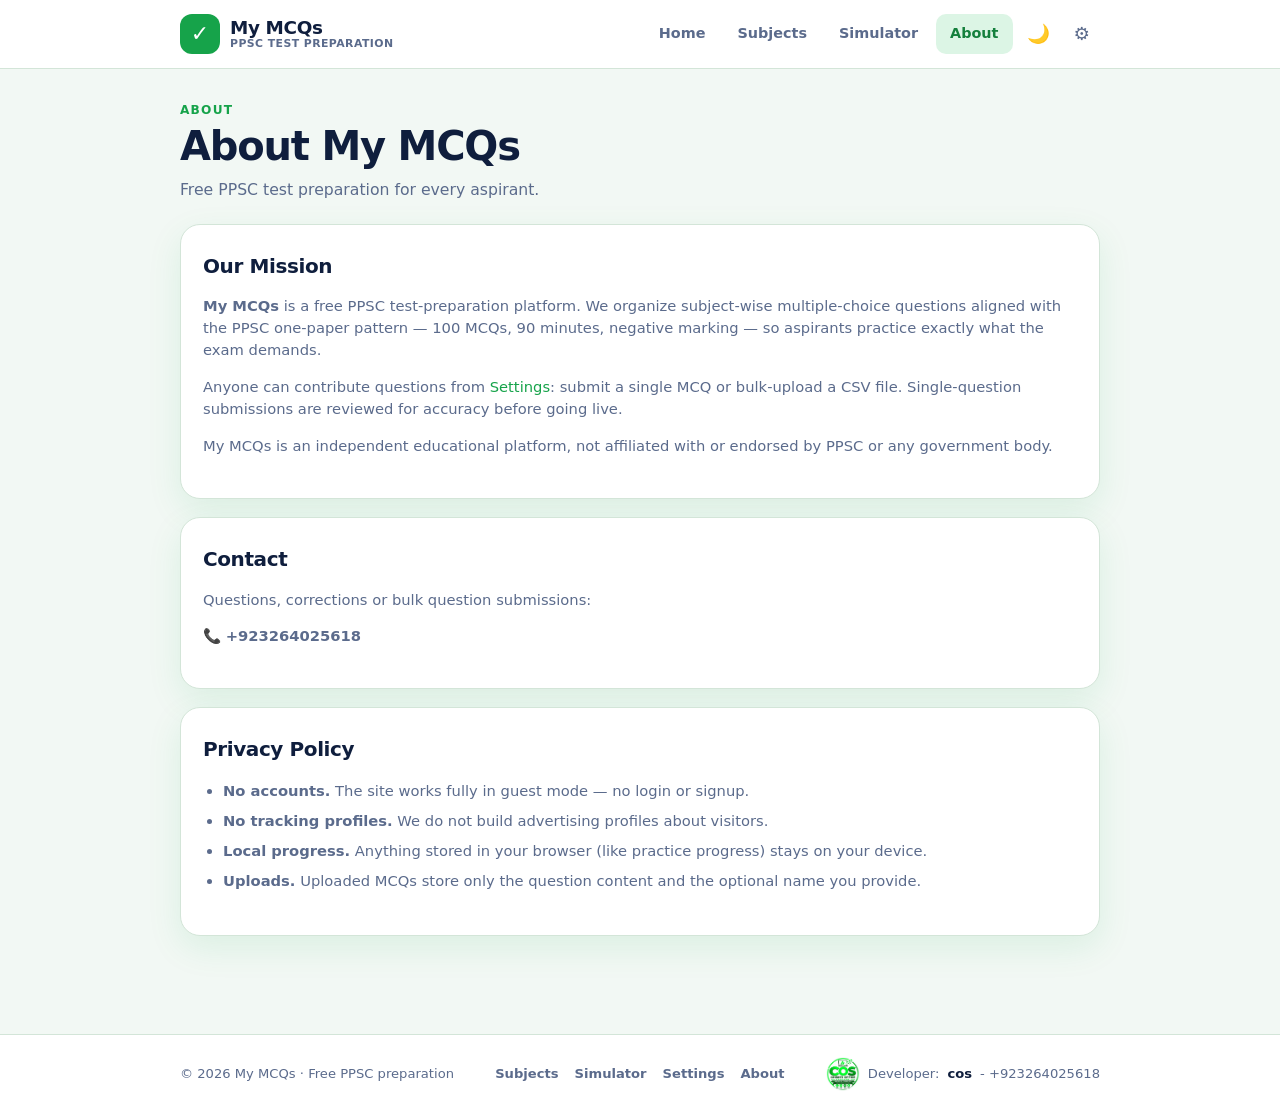
<file: about.html>
<!DOCTYPE html>
<html lang="en">
<head>
<meta charset="UTF-8">
<meta name="viewport" content="width=device-width, initial-scale=1.0">
<title>About | My MCQs — PPSC Test Preparation</title>
<meta name="description" content="About My MCQs — a free PPSC test preparation platform with subject-wise MCQs, past papers and an exam simulator. Contact: +923264025618.">
<meta name="robots" content="index, follow">
<link rel="icon" href="favicon.png">
<link rel="stylesheet" href="css/style.css">
<script>try{var t=localStorage.getItem("mm-theme");if(t==="light"||t==="dark")document.documentElement.setAttribute("data-theme",t);}catch(e){}</script>
</head>
<body>
<header class="topbar"><div class="wrap bar">
  <a class="brand" href="index.html"><span class="mark">✓</span><span class="btx">My MCQs<small>PPSC TEST PREPARATION</small></span></a>
  <nav class="nav">
    <a href="index.html">Home</a>
    <a href="subjects.html">Subjects</a>
    <a href="simulator.html">Simulator</a>
    <a href="about.html" class="active">About</a>
    <button class="tbtn" onclick="App.toggleTheme()" title="Dark mode">🌙</button>
    <a href="settings.html" class="gear" title="Settings">⚙️</a>
  </nav>
</div></header>

<main class="wrap">
  <p class="eyebrow">About</p>
  <h1 class="hero">About My MCQs</h1>
  <p class="sub">Free PPSC test preparation for every aspirant.</p>

  <div class="page-block">
    <h2>Our Mission</h2>
    <p><strong>My MCQs</strong> is a free PPSC test-preparation platform. We organize subject-wise multiple-choice questions aligned with the PPSC one-paper pattern — 100 MCQs, 90 minutes, negative marking — so aspirants practice exactly what the exam demands.</p>
    <p>Anyone can contribute questions from <a href="settings.html">Settings</a>: submit a single MCQ or bulk-upload a CSV file. Single-question submissions are reviewed for accuracy before going live.</p>
    <p class="fine">My MCQs is an independent educational platform, not affiliated with or endorsed by PPSC or any government body.</p>
  </div>

  <div class="page-block">
    <h2>Contact</h2>
    <p>Questions, corrections or bulk question submissions:</p>
    <p class="contact-line">📞 <strong>+923264025618</strong></p>
  </div>

  <div class="page-block">
    <h2>Privacy Policy</h2>
    <ul>
      <li><strong>No accounts.</strong> The site works fully in guest mode — no login or signup.</li>
      <li><strong>No tracking profiles.</strong> We do not build advertising profiles about visitors.</li>
      <li><strong>Local progress.</strong> Anything stored in your browser (like practice progress) stays on your device.</li>
      <li><strong>Uploads.</strong> Uploaded MCQs store only the question content and the optional name you provide.</li>
    </ul>
  </div>
</main>

<footer><div class="wrap foot">
  <span>© 2026 My MCQs · Free PPSC preparation</span>
  <nav><a href="subjects.html">Subjects</a><a href="simulator.html">Simulator</a><a href="settings.html">Settings</a><a href="about.html">About</a></nav>
  <span class="dev-credit"><img src="img/cos-logo.jpg" alt="COS logo" class="dev-logo">Developer: <span class="credit">cos</span> - +923264025618</span>
</div></footer>
<script src="js/app.js"></script>
</body>
</html>
</file>
<file: css/style.css>
/* My MCQs — APK theme (light/dark), multi-page website */
:root{
  color-scheme: light dark;
  --bg:#f2f8f4; --surface:#ffffff; --surface-2:#e4f2e8;
  --ink:#0f1e3d; --muted:#5b6b8c; --line:#d3e5d8;
  --primary:#16a34a; --primary-strong:#15803d; --primary-soft:#dcf5e5;
  --amber:#f59e0b; --amber-soft:#fdf0d5;
  --danger:#c24141; --danger-soft:#fbe3e0;
  --correct:#15803d; --correct-soft:#e2f5e9;
  --shadow:0 12px 34px rgba(22,163,74,.10);
  --font:system-ui,-apple-system,"Segoe UI",Roboto,sans-serif;
}
@media (prefers-color-scheme: dark){
  :root:not([data-theme="light"]){
    --bg:#0c1a12; --surface:#12241a; --surface-2:#1a3325;
    --ink:#eaf7ee; --muted:#9fb8a8; --line:#24402f;
    --primary:#4ade80; --primary-strong:#86efac; --primary-soft:#143d24;
    --amber:#fbbf24; --amber-soft:#4a3a12;
    --danger:#ff8d85; --danger-soft:#4a2827;
    --correct:#5fd68a; --correct-soft:#173f28;
    --shadow:0 16px 40px rgba(0,0,0,.30);
  }
}
:root[data-theme="dark"]{
    --bg:#0c1a12; --surface:#12241a; --surface-2:#1a3325;
    --ink:#eaf7ee; --muted:#9fb8a8; --line:#24402f;
    --primary:#4ade80; --primary-strong:#86efac; --primary-soft:#143d24;
    --amber:#fbbf24; --amber-soft:#4a3a12;
    --danger:#ff8d85; --danger-soft:#4a2827;
    --correct:#5fd68a; --correct-soft:#173f28;
    --shadow:0 16px 40px rgba(0,0,0,.30);
}
*{box-sizing:border-box}
html{-webkit-tap-highlight-color:transparent}
body{margin:0;background:var(--bg);color:var(--ink);font-family:var(--font);line-height:1.5;min-height:100vh}
button{font:inherit}
a{color:var(--primary);text-decoration:none}
.wrap{width:min(100% - 32px,920px);margin:0 auto}
main.wrap{padding:26px 0 60px}

/* ---------- top bar ---------- */
.topbar{position:sticky;top:0;z-index:50;background:var(--surface);border-bottom:1px solid var(--line)}
.bar{display:flex;align-items:center;justify-content:space-between;gap:12px;padding:12px 0}
.brand{display:flex;align-items:center;gap:10px;color:var(--ink)}
.mark{width:40px;height:40px;border-radius:12px;background:var(--primary);display:grid;place-items:center;color:#fff;font-size:22px;font-weight:900;flex:0 0 auto}
.btx{font-size:1.15rem;font-weight:800;letter-spacing:-.02em;line-height:1.05;display:block}
.btx small{display:block;color:var(--muted);font-size:.68rem;font-weight:600;letter-spacing:.04em}
.nav{display:flex;align-items:center;gap:4px}
.nav a{padding:9px 14px;border-radius:10px;font-weight:700;font-size:.9rem;color:var(--muted)}
.nav a:hover{background:var(--surface-2);color:var(--ink)}
.nav a.active{background:var(--primary-soft);color:var(--primary-strong)}
.nav a.gear{font-size:1.15rem;padding:8px 10px}
.nav .tbtn{background:none;border:0;cursor:pointer;font-size:1.15rem;padding:8px 10px;border-radius:10px;line-height:1}
.nav .tbtn:hover{background:var(--surface-2)}

/* ---------- hero ---------- */
.eyebrow{color:var(--primary);font-size:.76rem;font-weight:800;letter-spacing:.1em;text-transform:uppercase;margin:6px 0}
.hero{font-size:clamp(1.7rem,5vw,2.5rem);line-height:1.08;letter-spacing:-.03em;margin:0 0 10px}
.sub{color:var(--muted);font-size:.98rem;margin:0 0 22px;max-width:640px}
.back-link{display:inline-block;margin:0 0 18px;color:var(--primary);font-weight:700;font-size:.92rem;text-decoration:none}
.back-link:hover{text-decoration:underline}
.cta{display:flex;gap:10px;flex-wrap:wrap;margin-bottom:26px}
.btn{border:0;border-radius:12px;padding:13px 22px;font-weight:800;cursor:pointer;display:inline-block;font-size:.95rem}
.btn-primary{background:var(--primary);color:#fff}
.btn-amber{background:var(--amber);color:#3a2a05}
.btn-outline{background:transparent;border:1.5px solid var(--line);color:var(--ink)}
.btn:active{transform:translateY(1px)}
.btn:disabled{opacity:.5;cursor:default}
.btn-wide{width:100%}

/* ---------- stats + info strip ---------- */
.stats{display:grid;grid-template-columns:repeat(3,1fr);gap:10px;margin-bottom:22px}
.stat{background:var(--surface);border:1px solid var(--line);border-radius:16px;padding:16px 10px;text-align:center;box-shadow:var(--shadow)}
.stat b{display:block;font-size:1.4rem;letter-spacing:-.02em}
.stat span{color:var(--muted);font-size:.76rem;font-weight:600}
.info-strip{display:grid;border:1px solid var(--line);background:var(--surface);border-radius:16px;overflow:hidden;box-shadow:var(--shadow)}
.info-item{padding:14px 16px;display:flex;gap:12px;align-items:center}
.info-item+.info-item{border-top:1px solid var(--line)}
.info-item .ii{font-size:1.4rem;flex:0 0 auto}
.info-item b{display:block;font-size:.86rem}
.info-item span{color:var(--muted);font-size:.76rem}

/* ---------- subject LIST (rows, not cards) ---------- */
.slist{border:1px solid var(--line);background:var(--surface);border-radius:18px;overflow:hidden;box-shadow:var(--shadow)}
.srow{display:flex;align-items:center;gap:14px;padding:15px 18px;color:var(--ink);border-bottom:1px solid var(--line)}
.srow:last-child{border-bottom:0}
.srow:hover{background:var(--surface-2)}
.srow .ric{width:44px;height:44px;border-radius:13px;background:var(--primary-soft);display:grid;place-items:center;font-size:1.35rem;flex:0 0 auto}
.srow .rtx{flex:1;min-width:0}
.srow .rtx b{display:block;font-size:.98rem;letter-spacing:-.01em}
.srow .rtx small{color:var(--muted);font-size:.76rem;display:block;white-space:nowrap;overflow:hidden;text-overflow:ellipsis}
.srow .rcount{font-size:.72rem;font-weight:800;color:var(--primary-strong);background:var(--primary-soft);border-radius:999px;padding:4px 12px;white-space:nowrap}
.srow .rcount.zero{color:var(--muted);background:var(--surface-2)}
.srow .rchev{color:var(--muted);font-size:1.4rem;font-weight:700}
.srow.dim{opacity:.55}

/* ---------- practice ---------- */
.quiz-top{display:flex;gap:10px;margin-bottom:16px;flex-wrap:wrap}
.subject-pick{flex:1;min-width:220px;padding:12px 14px;border:1px solid var(--line);border-radius:12px;background:var(--surface);color:var(--ink);font-weight:700;font-size:.9rem;font-family:inherit}
.score-strip{display:flex;gap:8px;margin-bottom:14px}
.chip{flex:1;background:var(--surface);border:1px solid var(--line);border-radius:12px;padding:10px 6px;text-align:center;font-size:.72rem;color:var(--muted)}
.chip b{display:block;font-size:1.05rem;color:var(--ink)}
.q-card{background:var(--surface);border:1px solid var(--line);border-radius:18px;padding:20px;margin-bottom:12px;box-shadow:var(--shadow)}
.q-top{display:flex;justify-content:space-between;font-size:.72rem;font-weight:800;letter-spacing:.06em;text-transform:uppercase;color:var(--primary);margin-bottom:8px}
.q-text{font-size:1.02rem;font-weight:650;margin:0 0 14px;line-height:1.45}
.opts{display:grid;gap:8px}
.opt{display:flex;align-items:center;gap:10px;width:100%;text-align:left;padding:12px;border:1.5px solid var(--line);border-radius:12px;background:var(--bg);color:var(--ink);cursor:pointer;font-size:.9rem;font-weight:600}
.opt:disabled{cursor:default}
.opt .tick{margin-left:auto;font-weight:800;width:20px;text-align:center}
.opt.correct{border-color:var(--correct);background:var(--correct-soft)}
.opt.correct .tick{color:var(--correct)}
.opt.wrong{border-color:var(--danger);background:var(--danger-soft)}
.opt.wrong .tick{color:var(--danger)}
.explain{display:none;margin-top:12px;padding:12px 14px;border-radius:12px;background:var(--surface-2);color:var(--muted);font-size:.84rem}
.explain.show{display:block}
.explain strong{color:var(--ink)}
.empty{border:1px dashed var(--line);border-radius:18px;padding:40px 24px;text-align:center;color:var(--muted);background:var(--surface)}
.pager{display:flex;flex-wrap:wrap;gap:6px;justify-content:center;margin:20px 0 10px}
.pg-btn{min-width:40px;height:40px;padding:0 10px;border:1px solid var(--line);border-radius:10px;background:var(--surface);color:var(--ink);font-weight:700;cursor:pointer}
.pg-btn.active{background:var(--primary);border-color:var(--primary);color:#fff}

/* ---------- simulator ---------- */
.sim-meta{display:grid;grid-template-columns:repeat(4,1fr);gap:10px;margin:18px 0 22px}
.sim-meta>div{background:var(--surface);border:1px solid var(--line);border-radius:12px;padding:12px 8px;font-size:.72rem;color:var(--muted);text-align:center}
.sim-meta b{display:block;font-size:1.1rem;color:var(--ink)}
.q-timer{font-variant-numeric:tabular-nums;font-weight:800;color:var(--primary)}
.q-timer.warn{color:var(--danger)}
.progress{height:7px;background:var(--surface-2);border-radius:9px;overflow:hidden;margin-bottom:14px}
.progress i{display:block;height:100%;background:var(--primary);border-radius:inherit;transition:width .2s ease}
.q-nav{display:flex;gap:10px;margin-top:16px}
.q-nav .btn{flex:1}
.result-card{background:var(--surface);border:1px solid var(--line);border-radius:22px;padding:30px 24px;box-shadow:var(--shadow);text-align:center}
.result-score{font-size:2.4rem;font-weight:800;letter-spacing:-.03em;margin:10px 0}
.result-meta{display:grid;grid-template-columns:repeat(2,1fr);gap:10px;margin:16px 0 22px}
.result-meta>div{background:var(--surface-2);border-radius:12px;padding:10px 6px;font-size:.72rem;color:var(--muted)}
.result-meta b{display:block;font-size:1.05rem;color:var(--ink)}
.badge{display:inline-block;border-radius:999px;padding:6px 18px;font-weight:800;font-size:.82rem}
.badge.live{background:var(--correct-soft);color:var(--correct)}
.badge.soon{background:var(--danger-soft);color:var(--danger)}
.review-list{display:grid;gap:10px;margin-top:16px;text-align:left}
.review-item{border:1px solid var(--line);background:var(--surface);border-radius:14px;padding:14px;font-size:.86rem}
.review-item>b{display:block;margin-bottom:6px}
.tag{display:inline-block;border-radius:999px;padding:3px 12px;font-size:.74rem;font-weight:800;margin-top:6px}
.tag.ok{background:var(--correct-soft);color:var(--correct)}
.tag.no{background:var(--danger-soft);color:var(--danger)}
.tag.sk{background:var(--surface-2);color:var(--muted)}

/* ---------- forms / settings ---------- */
.set-grid{display:grid;gap:18px;max-width:680px}
.form-card{background:var(--surface);border:1px solid var(--line);border-radius:20px;padding:24px 20px;box-shadow:var(--shadow)}
.form-card h2{margin:0 0 6px;font-size:1.15rem;letter-spacing:-.02em}
.form-card>p{color:var(--muted);font-size:.88rem;margin:0 0 18px}
.field{margin-bottom:16px}
.field label{display:block;font-weight:700;margin-bottom:7px;font-size:.88rem}
.field label small{font-weight:400;color:var(--muted)}
.field input[type=text],.field textarea,.field select{width:100%;padding:12px 14px;border:1px solid var(--line);border-radius:10px;font-size:.92rem;font-family:inherit;background:var(--bg);color:var(--ink)}
.field textarea{min-height:96px;resize:vertical}
.opt-row{display:grid;grid-template-columns:1fr 1fr;gap:10px}
.radio-row{display:flex;gap:8px;flex-wrap:wrap}
.radio-pill{display:flex;align-items:center;gap:7px;border:1.5px solid var(--line);border-radius:999px;padding:9px 18px;cursor:pointer;font-weight:800}
.radio-pill input{accent-color:var(--primary);width:16px;height:16px}
.form-msg{display:none;border-radius:12px;padding:14px 16px;font-weight:600;margin-bottom:18px;font-size:.9rem}
.form-msg.ok{display:block;background:var(--correct-soft);border:1px solid var(--correct);color:var(--correct)}
.form-msg.err{display:block;background:var(--danger-soft);border:1px solid var(--danger);color:var(--danger)}
.dropzone{display:flex;flex-direction:column;align-items:center;gap:8px;border:2px dashed var(--line);border-radius:16px;padding:32px 20px;cursor:pointer;text-align:center;margin:6px 0 16px;background:var(--bg)}
.dropzone.drag{border-color:var(--amber);background:var(--amber-soft)}
.dz-icon{font-size:36px}
.dz-text{color:var(--muted);font-size:.92rem}
.dz-text strong{color:var(--ink)}
.dz-file{color:var(--primary-strong);font-size:.85rem;font-weight:700;word-break:break-all}
.csv-help{background:var(--surface-2);border:1px solid var(--line);border-radius:12px;padding:12px 16px;margin-bottom:18px;color:var(--muted);font-size:.84rem}
.csv-help summary{cursor:pointer;font-weight:700;color:var(--ink)}
.csv-help code{background:var(--surface);border:1px solid var(--line);padding:2px 8px;border-radius:6px;font-size:.8rem;display:inline-block;margin:6px 0;word-break:break-all}
.fine{color:var(--muted);font-size:.82rem}

/* ---------- about ---------- */
.page-block{background:var(--surface);border:1px solid var(--line);border-radius:20px;padding:26px 22px;box-shadow:var(--shadow);margin-bottom:18px}
.page-block h2{margin:0 0 12px;letter-spacing:-.02em;font-size:1.25rem}
.page-block p,.page-block li{color:var(--muted);font-size:.92rem}
.page-block ul{padding-left:20px}
.page-block li{margin-bottom:8px}
.contact-line{font-size:1.15rem;color:var(--ink)}

/* ---------- footer ---------- */
footer{border-top:1px solid var(--line);background:var(--surface);margin-top:20px}
.foot{display:flex;justify-content:space-between;align-items:center;gap:12px;flex-wrap:wrap;padding:22px 0;color:var(--muted);font-size:.82rem}
.foot nav{display:flex;gap:16px;flex-wrap:wrap}
.foot nav a{color:var(--muted);font-weight:600}
.foot nav a:hover{color:var(--primary)}
.credit{font-weight:800;color:var(--ink)}
.dev-credit{display:inline-flex;align-items:center;gap:8px}
.dev-logo{width:34px;height:34px;border-radius:50%;object-fit:cover;flex:0 0 auto;background:#fff}

@media(max-width:640px){
  .nav a{padding:8px 9px;font-size:.82rem}
  .nav a:not(.active):not(.gear){display:none}
  .sim-meta{grid-template-columns:repeat(2,1fr)}
  .opt-row{grid-template-columns:1fr}
}
</file>
